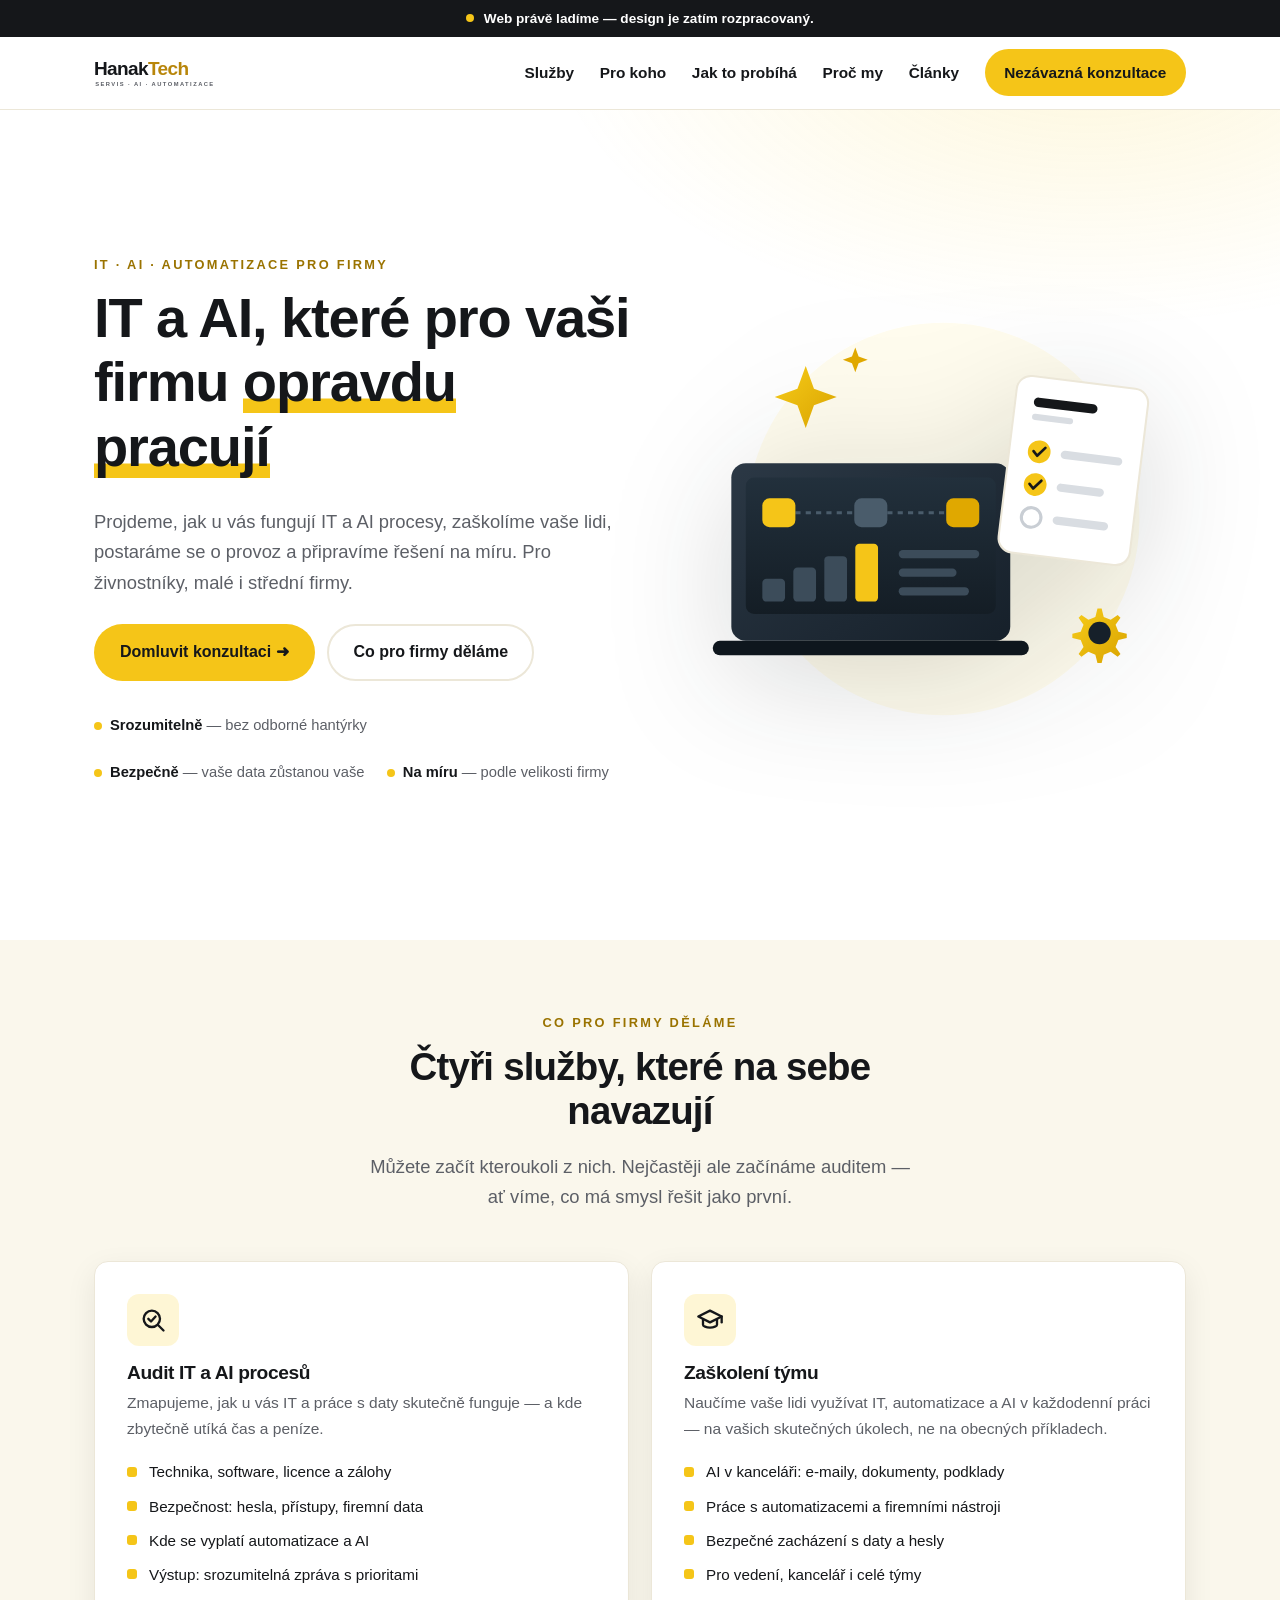
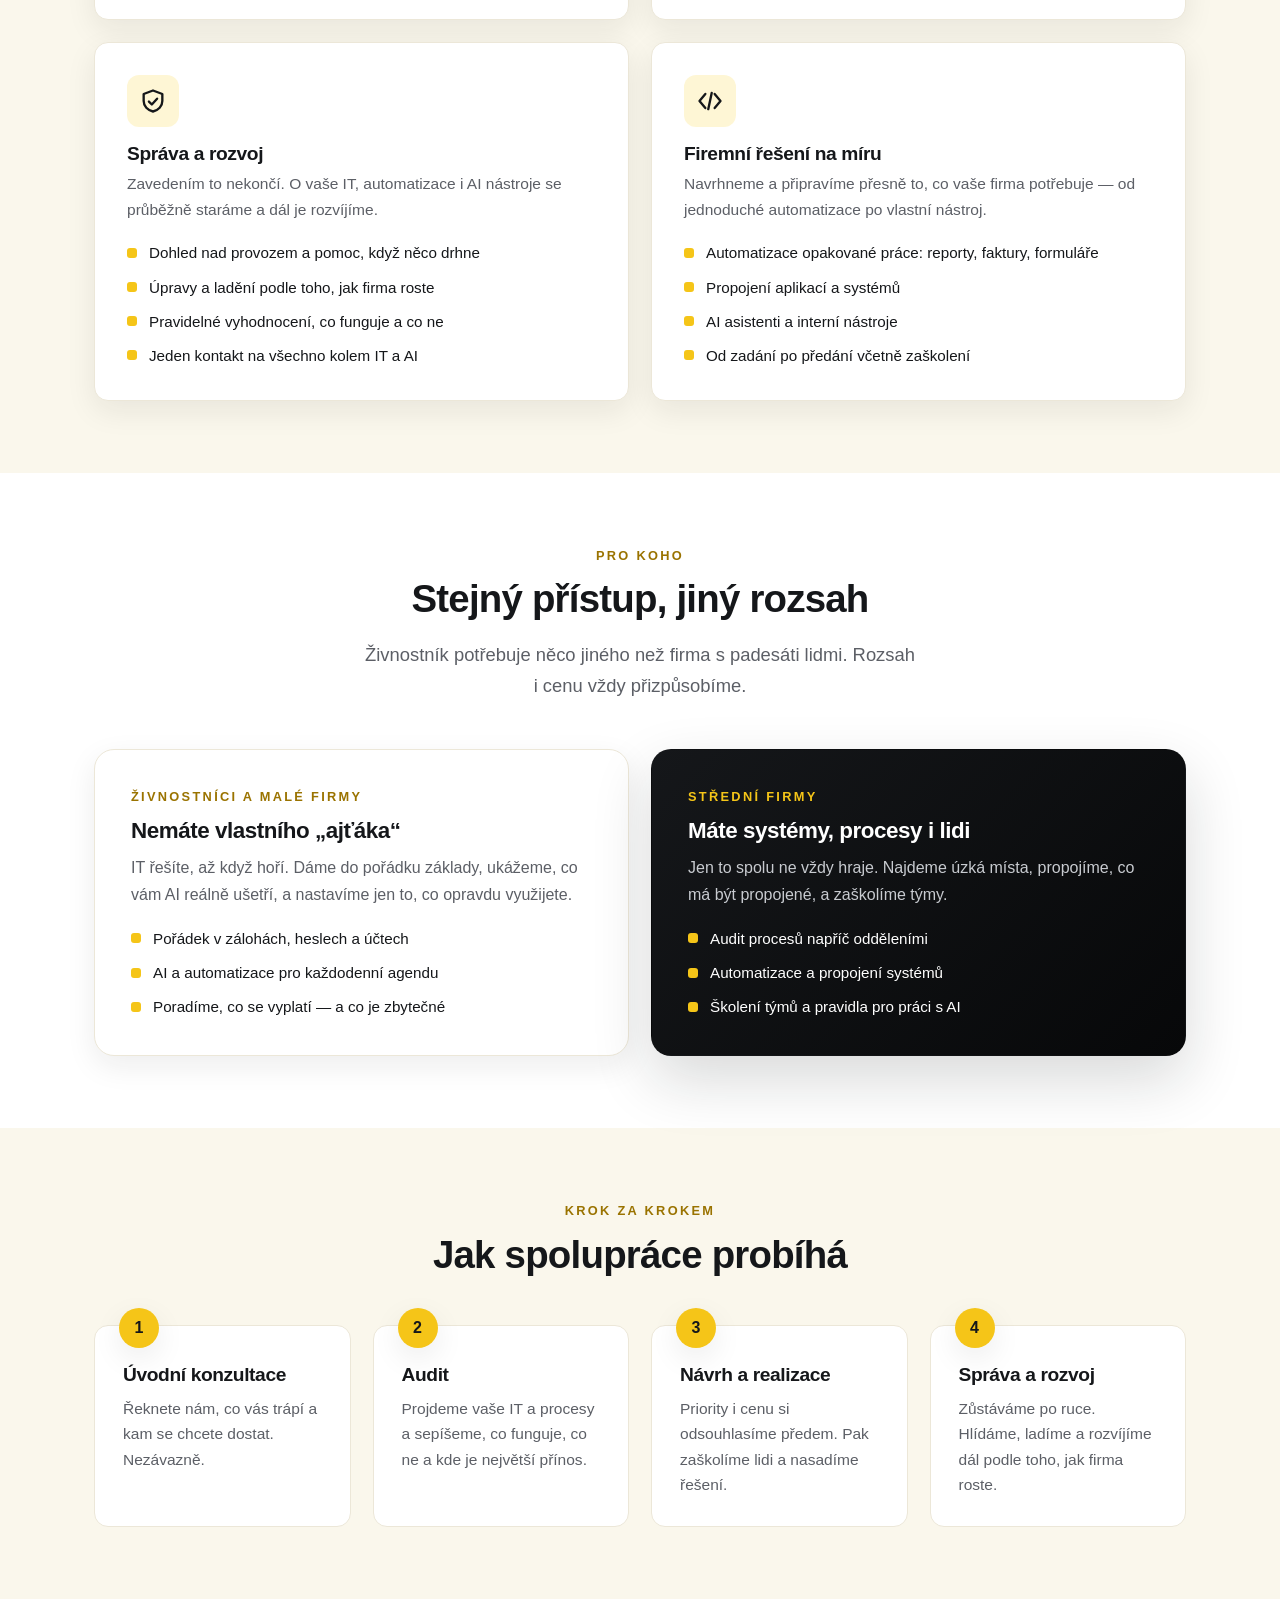
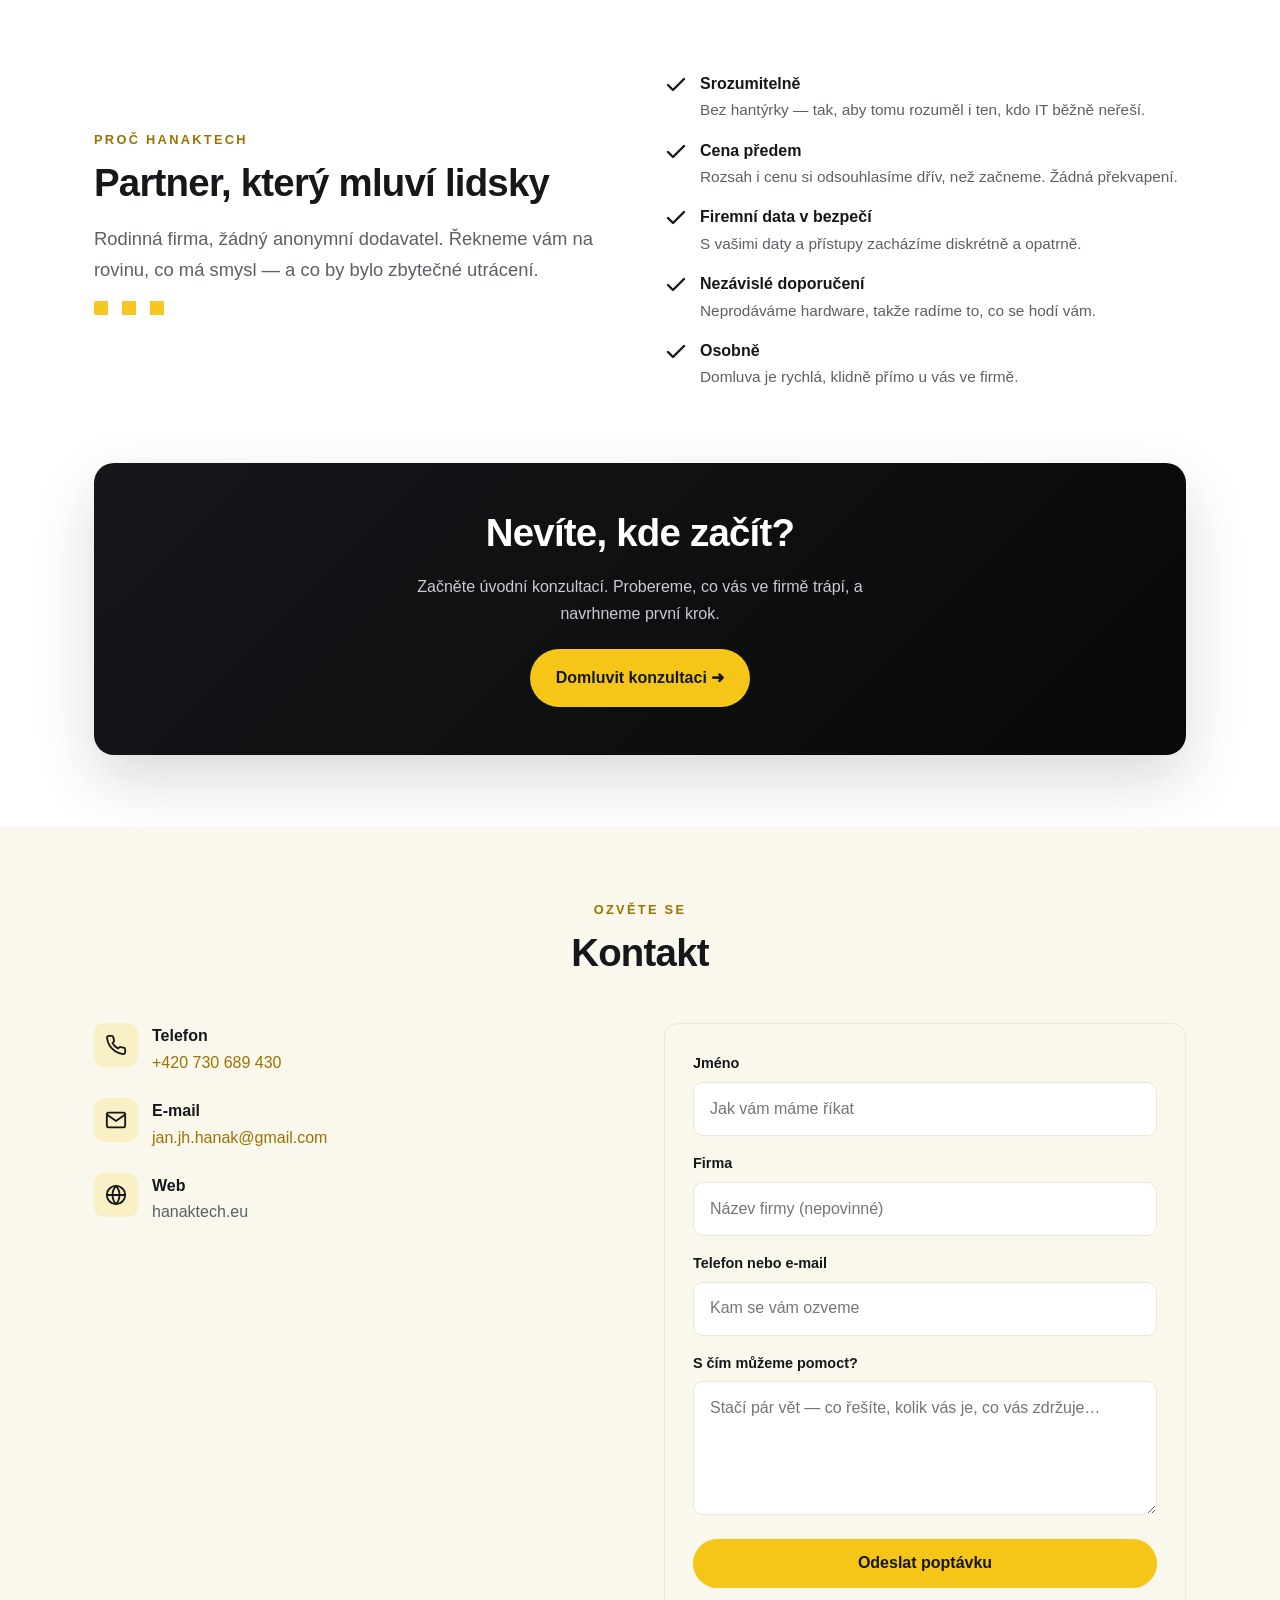
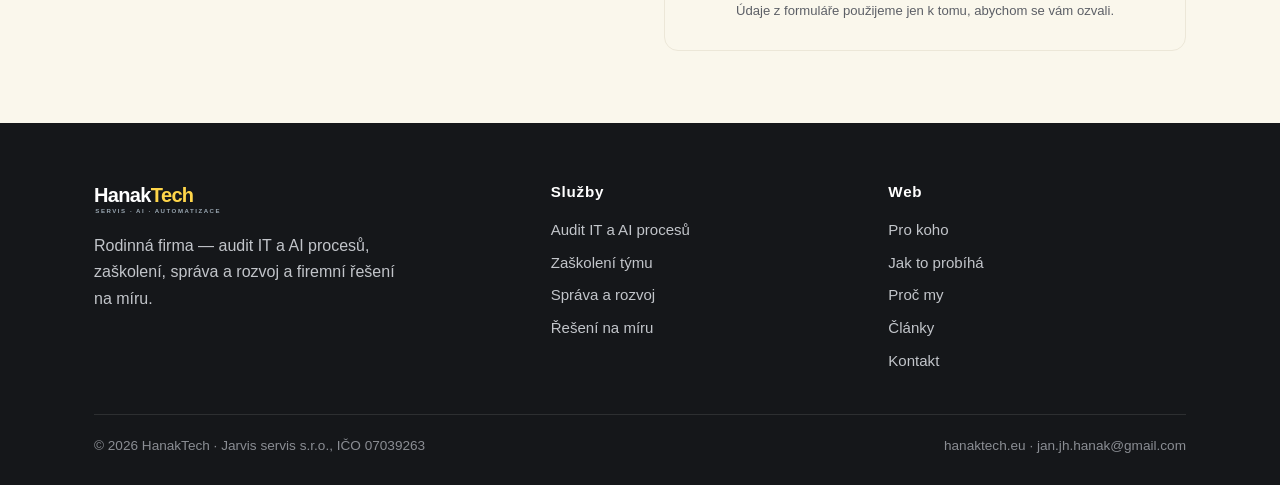
<file: index.html>
<!DOCTYPE html>
<html lang="cs">
<head>
<meta charset="UTF-8">
<meta name="viewport" content="width=device-width, initial-scale=1">
<title>HanakTech — audit IT a AI, školení, správa a řešení na míru pro firmy</title>
<meta name="description" content="Pomáháme firmám s IT, automatizací a umělou inteligencí: audit procesů, zaškolení lidí, průběžná správa a rozvoj a řešení na míru. Pro živnostníky, malé i střední firmy.">
<meta property="og:title" content="HanakTech — IT, AI a automatizace pro firmy">
<meta property="og:description" content="Audit IT a AI procesů, zaškolení týmu, správa a rozvoj a firemní řešení na míru.">
<meta property="og:type" content="website">
<meta property="og:locale" content="cs_CZ">
<link rel="icon" href="assets/app-icon.svg" type="image/svg+xml">
<link rel="stylesheet" href="styles.css">
</head>
<body>

<!-- OZNÁMENÍ -->
<div class="notice"><span>Web právě ladíme — design je zatím rozpracovaný.</span></div>

<!-- HEADER -->
<header class="site-header">
  <div class="wrap nav">
    <a href="index.html" aria-label="HanakTech"><img class="logo" src="assets/logo-primary.svg" alt="HanakTech"></a>
    <nav class="nav-links">
      <a href="#sluzby">Služby</a>
      <a href="#pro-koho">Pro koho</a>
      <a href="#jak">Jak to probíhá</a>
      <a href="#proc">Proč my</a>
      <a href="blog.html">Články</a>
      <a href="#kontakt" class="btn btn-primary btn-sm"><span class="lbl-long">Nezávazná konzultace</span><span class="lbl-short">Konzultace</span></a>
    </nav>
  </div>
</header>

<!-- HERO -->
<section class="hero">
  <div class="wrap hero-grid">
    <div>
      <div class="eyebrow">IT · AI · Automatizace pro firmy</div>
      <h1>IT a AI, které pro vaši firmu <span>opravdu pracují</span></h1>
      <p class="lead">Projdeme, jak u vás fungují IT a AI procesy, zaškolíme vaše lidi, postaráme se o provoz a připravíme řešení na míru. Pro živnostníky, malé i střední firmy.</p>
      <div class="hero-cta">
        <a href="#kontakt" class="btn btn-primary">Domluvit konzultaci ➜</a>
        <a href="#sluzby" class="btn btn-ghost">Co pro firmy děláme</a>
      </div>
      <div class="hero-trust">
        <div><b>Srozumitelně</b> — bez odborné hantýrky</div>
        <div><b>Bezpečně</b> — vaše data zůstanou vaše</div>
        <div><b>Na míru</b> — podle velikosti firmy</div>
      </div>
    </div>
    <!-- HERO ILUSTRACE -->
    <div class="hero-art">
      <svg viewBox="0 0 480 420" xmlns="http://www.w3.org/2000/svg" role="img" aria-label="Audit, automatizace a AI ve firmě">
        <defs>
          <linearGradient id="h-gold" x1="0" y1="0" x2="1" y2="1"><stop offset="0" stop-color="#F7CC1A"/><stop offset="1" stop-color="#D9A300"/></linearGradient>
          <linearGradient id="h-dark" x1="0" y1="0" x2="1" y2="1"><stop offset="0" stop-color="#2B3845"/><stop offset="1" stop-color="#16202A"/></linearGradient>
          <linearGradient id="h-screen" x1="0" y1="0" x2="0" y2="1"><stop offset="0" stop-color="#22303C"/><stop offset="1" stop-color="#141D25"/></linearGradient>
        </defs>
        <!-- soft blob -->
        <circle cx="245" cy="210" r="190" fill="rgba(247,204,26,.07)"/>
        <!-- AI jiskra -->
        <path transform="translate(112,92)" fill="url(#h-gold)" d="M0-30 8-8 30 0 8 8 0 30-8 8-30 0-8-8z"/>
        <path transform="translate(160,56)" fill="#E0A800" d="M0-12 3.2-3.2 12 0 3.2 3.2 0 12-3.2 3.2-12 0-3.2-3.2z"/>
        <!-- notebook: tok procesu + přehled -->
        <g transform="translate(40,156)">
          <rect x="0" y="0" width="270" height="172" rx="14" fill="url(#h-dark)"/>
          <rect x="14" y="14" width="242" height="132" rx="8" fill="url(#h-screen)"/>
          <!-- tok procesu -->
          <line x1="62" y1="48" x2="119" y2="48" stroke="#4A5C6B" stroke-width="3" stroke-dasharray="5 5"/>
          <line x1="151" y1="48" x2="208" y2="48" stroke="#4A5C6B" stroke-width="3" stroke-dasharray="5 5"/>
          <rect x="30" y="34" width="32" height="28" rx="7" fill="#F5C518"/>
          <rect x="119" y="34" width="32" height="28" rx="7" fill="#4A5C6B"/>
          <rect x="208" y="34" width="32" height="28" rx="7" fill="#E0A800"/>
          <!-- graf -->
          <rect x="30" y="112" width="22" height="22" rx="4" fill="#3C4C5A"/>
          <rect x="60" y="101" width="22" height="33" rx="4" fill="#3C4C5A"/>
          <rect x="90" y="90" width="22" height="44" rx="4" fill="#3C4C5A"/>
          <rect x="120" y="78" width="22" height="56" rx="4" fill="#F5C518"/>
          <!-- řádky -->
          <rect x="162" y="84" width="78" height="8" rx="4" fill="#3C4C5A"/>
          <rect x="162" y="102" width="56" height="8" rx="4" fill="#3C4C5A"/>
          <rect x="162" y="120" width="68" height="8" rx="4" fill="#3C4C5A"/>
          <rect x="-18" y="172" width="306" height="14" rx="7" fill="#0E161D"/>
        </g>
        <!-- auditní zpráva (checklist) -->
        <g transform="translate(318,70) rotate(7)">
          <rect x="0" y="0" width="128" height="172" rx="14" fill="#FFFFFF" stroke="#ECE7D8" stroke-width="2"/>
          <rect x="18" y="20" width="62" height="9" rx="4.5" fill="#15171A"/>
          <rect x="18" y="36" width="40" height="6" rx="3" fill="#D9DDE2"/>
          <circle cx="29" cy="72" r="11" fill="#F5C518"/>
          <path d="M23.5 72l4 4 7-8.5" fill="none" stroke="#15171A" stroke-width="2.6" stroke-linecap="round" stroke-linejoin="round"/>
          <rect x="50" y="68" width="60" height="8" rx="4" fill="#D9DDE2"/>
          <circle cx="29" cy="104" r="11" fill="#F5C518"/>
          <path d="M23.5 104l4 4 7-8.5" fill="none" stroke="#15171A" stroke-width="2.6" stroke-linecap="round" stroke-linejoin="round"/>
          <rect x="50" y="100" width="46" height="8" rx="4" fill="#D9DDE2"/>
          <circle cx="29" cy="136" r="9.5" fill="none" stroke="#C9CED4" stroke-width="3"/>
          <rect x="50" y="132" width="54" height="8" rx="4" fill="#D9DDE2"/>
        </g>
        <!-- ozubené kolo (automatizace) -->
        <g transform="translate(362,286) scale(1.35)">
          <path fill="url(#h-gold)" d="M24 8l3 0 1.5 6 5 2 5-3.5 2 2-3.5 5 2 5 6 1.5 0 3-6 1.5-2 5 3.5 5-2 2-5-3.5-5 2-1.5 6-3 0-1.5-6-5-2-5 3.5-2-2 3.5-5-2-5-6-1.5 0-3 6-1.5 2-5-3.5-5 2-2 5 3.5 5-2 1.5-6 3 0z"/>
          <circle cx="25.5" cy="25.5" r="8" fill="#16202A"/>
        </g>
      </svg>
    </div>
  </div>
</section>

<!-- SLUŽBY -->
<section id="sluzby" class="section-soft">
  <div class="wrap">
    <div class="section-head">
      <div class="eyebrow">Co pro firmy děláme</div>
      <h2>Čtyři služby, které na sebe navazují</h2>
      <p class="lead" style="margin:0 auto">Můžete začít kteroukoli z nich. Nejčastěji ale začínáme auditem — ať víme, co má smysl řešit jako první.</p>
    </div>
    <div class="cards cards-2">

      <div class="card">
        <div class="ico"><svg viewBox="0 0 24 24" fill="none" stroke="#15171A" stroke-width="2" stroke-linecap="round" stroke-linejoin="round"><circle cx="11" cy="11" r="7"/><line x1="16.5" y1="16.5" x2="21" y2="21"/><polyline points="8 11 10.3 13.3 14.2 9"/></svg></div>
        <h3>Audit IT a AI procesů</h3>
        <p>Zmapujeme, jak u vás IT a práce s daty skutečně funguje — a kde zbytečně utíká čas a peníze.</p>
        <ul>
          <li>Technika, software, licence a zálohy</li>
          <li>Bezpečnost: hesla, přístupy, firemní data</li>
          <li>Kde se vyplatí automatizace a AI</li>
          <li>Výstup: srozumitelná zpráva s prioritami</li>
        </ul>
      </div>

      <div class="card">
        <div class="ico"><svg viewBox="0 0 24 24" fill="none" stroke="#15171A" stroke-width="2" stroke-linecap="round" stroke-linejoin="round"><path d="M2 9l10-5 10 5-10 5z"/><path d="M6 11.5V16c0 1.2 2.7 2.5 6 2.5s6-1.3 6-2.5v-4.5"/><line x1="22" y1="9" x2="22" y2="14"/></svg></div>
        <h3>Zaškolení týmu</h3>
        <p>Naučíme vaše lidi využívat IT, automatizace a AI v každodenní práci — na vašich skutečných úkolech, ne na obecných příkladech.</p>
        <ul>
          <li>AI v kanceláři: e-maily, dokumenty, podklady</li>
          <li>Práce s automatizacemi a firemními nástroji</li>
          <li>Bezpečné zacházení s daty a hesly</li>
          <li>Pro vedení, kancelář i celé týmy</li>
        </ul>
      </div>

      <div class="card">
        <div class="ico"><svg viewBox="0 0 24 24" fill="none" stroke="#15171A" stroke-width="2" stroke-linecap="round" stroke-linejoin="round"><path d="M12 3l8 3v6c0 4.5-3.4 8-8 9-4.6-1-8-4.5-8-9V6z"/><polyline points="8.5 12.5 11 15 15.5 10"/></svg></div>
        <h3>Správa a rozvoj</h3>
        <p>Zavedením to nekončí. O vaše IT, automatizace i AI nástroje se průběžně staráme a dál je rozvíjíme.</p>
        <ul>
          <li>Dohled nad provozem a pomoc, když něco drhne</li>
          <li>Úpravy a ladění podle toho, jak firma roste</li>
          <li>Pravidelné vyhodnocení, co funguje a co ne</li>
          <li>Jeden kontakt na všechno kolem IT a AI</li>
        </ul>
      </div>

      <div class="card">
        <div class="ico"><svg viewBox="0 0 24 24" fill="none" stroke="#15171A" stroke-width="2" stroke-linecap="round" stroke-linejoin="round"><polyline points="8 6 3 12 8 18"/><polyline points="16 6 21 12 16 18"/><line x1="13.5" y1="5" x2="10.5" y2="19"/></svg></div>
        <h3>Firemní řešení na míru</h3>
        <p>Navrhneme a připravíme přesně to, co vaše firma potřebuje — od jednoduché automatizace po vlastní nástroj.</p>
        <ul>
          <li>Automatizace opakované práce: reporty, faktury, formuláře</li>
          <li>Propojení aplikací a systémů</li>
          <li>AI asistenti a interní nástroje</li>
          <li>Od zadání po předání včetně zaškolení</li>
        </ul>
      </div>

    </div>
  </div>
</section>

<!-- PRO KOHO -->
<section id="pro-koho">
  <div class="wrap">
    <div class="section-head">
      <div class="eyebrow">Pro koho</div>
      <h2>Stejný přístup, jiný rozsah</h2>
      <p class="lead" style="margin:0 auto">Živnostník potřebuje něco jiného než firma s padesáti lidmi. Rozsah i cenu vždy přizpůsobíme.</p>
    </div>
    <div class="audience">
      <div class="aud">
        <div class="eyebrow">Živnostníci a malé firmy</div>
        <h3>Nemáte vlastního „ajťáka“</h3>
        <p>IT řešíte, až když hoří. Dáme do pořádku základy, ukážeme, co vám AI reálně ušetří, a nastavíme jen to, co opravdu využijete.</p>
        <ul>
          <li>Pořádek v zálohách, heslech a účtech</li>
          <li>AI a automatizace pro každodenní agendu</li>
          <li>Poradíme, co se vyplatí — a co je zbytečné</li>
        </ul>
      </div>
      <div class="aud aud-dark">
        <div class="eyebrow">Střední firmy</div>
        <h3>Máte systémy, procesy i lidi</h3>
        <p>Jen to spolu ne vždy hraje. Najdeme úzká místa, propojíme, co má být propojené, a zaškolíme týmy.</p>
        <ul>
          <li>Audit procesů napříč odděleními</li>
          <li>Automatizace a propojení systémů</li>
          <li>Školení týmů a pravidla pro práci s AI</li>
        </ul>
      </div>
    </div>
  </div>
</section>

<!-- JAK TO PROBÍHÁ -->
<section id="jak" class="section-soft">
  <div class="wrap">
    <div class="section-head">
      <div class="eyebrow">Krok za krokem</div>
      <h2>Jak spolupráce probíhá</h2>
    </div>
    <div class="steps steps-4">
      <div class="step">
        <h3>Úvodní konzultace</h3>
        <p>Řeknete nám, co vás trápí a kam se chcete dostat. Nezávazně.</p>
      </div>
      <div class="step">
        <h3>Audit</h3>
        <p>Projdeme vaše IT a procesy a sepíšeme, co funguje, co ne a kde je největší přínos.</p>
      </div>
      <div class="step">
        <h3>Návrh a realizace</h3>
        <p>Priority i cenu si odsouhlasíme předem. Pak zaškolíme lidi a nasadíme řešení.</p>
      </div>
      <div class="step">
        <h3>Správa a rozvoj</h3>
        <p>Zůstáváme po ruce. Hlídáme, ladíme a rozvíjíme dál podle toho, jak firma roste.</p>
      </div>
    </div>
  </div>
</section>

<!-- PROČ MY -->
<section id="proc">
  <div class="wrap why">
    <div>
      <div class="eyebrow">Proč HanakTech</div>
      <h2>Partner, který mluví lidsky</h2>
      <p class="lead">Rodinná firma, žádný anonymní dodavatel. Řekneme vám na rovinu, co má smysl — a co by bylo zbytečné utrácení.</p>
      <div class="crenel"></div>
    </div>
    <ul>
      <li><svg viewBox="0 0 24 24" width="24" height="24" fill="none" stroke="#15171A" stroke-width="2.4" stroke-linecap="round" stroke-linejoin="round"><polyline points="20 6 9 17 4 12"/></svg><div><b>Srozumitelně</b><span>Bez hantýrky — tak, aby tomu rozuměl i ten, kdo IT běžně neřeší.</span></div></li>
      <li><svg viewBox="0 0 24 24" width="24" height="24" fill="none" stroke="#15171A" stroke-width="2.4" stroke-linecap="round" stroke-linejoin="round"><polyline points="20 6 9 17 4 12"/></svg><div><b>Cena předem</b><span>Rozsah i cenu si odsouhlasíme dřív, než začneme. Žádná překvapení.</span></div></li>
      <li><svg viewBox="0 0 24 24" width="24" height="24" fill="none" stroke="#15171A" stroke-width="2.4" stroke-linecap="round" stroke-linejoin="round"><polyline points="20 6 9 17 4 12"/></svg><div><b>Firemní data v bezpečí</b><span>S vašimi daty a přístupy zacházíme diskrétně a opatrně.</span></div></li>
      <li><svg viewBox="0 0 24 24" width="24" height="24" fill="none" stroke="#15171A" stroke-width="2.4" stroke-linecap="round" stroke-linejoin="round"><polyline points="20 6 9 17 4 12"/></svg><div><b>Nezávislé doporučení</b><span>Neprodáváme hardware, takže radíme to, co se hodí vám.</span></div></li>
      <li><svg viewBox="0 0 24 24" width="24" height="24" fill="none" stroke="#15171A" stroke-width="2.4" stroke-linecap="round" stroke-linejoin="round"><polyline points="20 6 9 17 4 12"/></svg><div><b>Osobně</b><span>Domluva je rychlá, klidně přímo u vás ve firmě.</span></div></li>
    </ul>
  </div>
</section>

<!-- CTA BAND -->
<section style="padding-top:0">
  <div class="wrap">
    <div class="cta-band">
      <h2>Nevíte, kde začít?</h2>
      <p>Začněte úvodní konzultací. Probereme, co vás ve firmě trápí, a navrhneme první krok.</p>
      <a href="#kontakt" class="btn btn-primary">Domluvit konzultaci ➜</a>
    </div>
  </div>
</section>

<!-- KONTAKT -->
<section id="kontakt" class="section-soft">
  <div class="wrap">
    <div class="section-head">
      <div class="eyebrow">Ozvěte se</div>
      <h2>Kontakt</h2>
    </div>
    <div class="contact">
      <div class="contact-info">
        <div class="ci"><div class="ico"><svg viewBox="0 0 24 24" width="22" height="22" fill="none" stroke="#15171A" stroke-width="2" stroke-linecap="round" stroke-linejoin="round"><path d="M22 16.9v3a2 2 0 0 1-2.2 2 19.8 19.8 0 0 1-8.6-3 19.5 19.5 0 0 1-6-6 19.8 19.8 0 0 1-3-8.6A2 2 0 0 1 4.1 2h3a2 2 0 0 1 2 1.7c.1 1 .4 1.9.7 2.8a2 2 0 0 1-.5 2.1L8.1 9.9a16 16 0 0 0 6 6l1.3-1.2a2 2 0 0 1 2.1-.5c.9.3 1.8.6 2.8.7a2 2 0 0 1 1.7 2z"/></svg></div><div><b>Telefon</b><span><a href="tel:+420730689430">+420 730 689 430</a></span></div></div>
        <div class="ci"><div class="ico"><svg viewBox="0 0 24 24" width="22" height="22" fill="none" stroke="#15171A" stroke-width="2" stroke-linecap="round" stroke-linejoin="round"><rect x="2" y="4" width="20" height="16" rx="2"/><path d="m2 6 10 7 10-7"/></svg></div><div><b>E-mail</b><span><a href="mailto:jan.jh.hanak@gmail.com">jan.jh.hanak@gmail.com</a></span></div></div>
        <div class="ci"><div class="ico"><svg viewBox="0 0 24 24" width="22" height="22" fill="none" stroke="#15171A" stroke-width="2" stroke-linecap="round" stroke-linejoin="round"><circle cx="12" cy="12" r="10"/><path d="M2 12h20M12 2a15 15 0 0 1 0 20 15 15 0 0 1 0-20z"/></svg></div><div><b>Web</b><span>hanaktech.eu</span></div></div>
      </div>
      <!-- Odpovědi se ukládají přes Google Forms; názvy polí (entry.…) musí odpovídat otázkám ve formuláři. -->
      <form class="form" id="poptavka" method="POST" action="https://docs.google.com/forms/d/e/1FAIpQLSdPTXcuk-1KqFp6KpVIZv03vpaherBu07YcIZ8GrsKAfCfO8Q/formResponse">
        <label for="n">Jméno</label>
        <input id="n" name="entry.976342650" type="text" placeholder="Jak vám máme říkat" autocomplete="name" maxlength="120" required>
        <label for="f">Firma</label>
        <input id="f" name="entry.761516647" type="text" placeholder="Název firmy (nepovinné)" autocomplete="organization" maxlength="160">
        <label for="c">Telefon nebo e-mail</label>
        <input id="c" name="entry.679313654" type="text" placeholder="Kam se vám ozveme" maxlength="160" required>
        <label for="m">S čím můžeme pomoct?</label>
        <textarea id="m" name="entry.341223945" rows="4" maxlength="3000" placeholder="Stačí pár vět — co řešíte, kolik vás je, co vás zdržuje…"></textarea>
        <input class="hp" type="text" name="web" tabindex="-1" autocomplete="off" aria-hidden="true">
        <button class="btn btn-primary" type="submit" style="width:100%;justify-content:center">Odeslat poptávku</button>
        <p class="form-status" role="status" aria-live="polite"></p>
        <p class="form-note">Údaje z formuláře použijeme jen k tomu, abychom se vám ozvali.</p>
      </form>
    </div>
  </div>
</section>

<!-- FOOTER -->
<footer class="footer">
  <div class="wrap">
    <div class="footer-grid">
      <div>
        <img class="logo" src="assets/logo-dark.svg" alt="HanakTech">
        <p style="max-width:36ch">Rodinná firma — audit IT a AI procesů, zaškolení, správa a rozvoj a firemní řešení na míru.</p>
      </div>
      <div>
        <h4>Služby</h4>
        <a href="#sluzby">Audit IT a AI procesů</a>
        <a href="#sluzby">Zaškolení týmu</a>
        <a href="#sluzby">Správa a rozvoj</a>
        <a href="#sluzby">Řešení na míru</a>
      </div>
      <div>
        <h4>Web</h4>
        <a href="#pro-koho">Pro koho</a>
        <a href="#jak">Jak to probíhá</a>
        <a href="#proc">Proč my</a>
        <a href="blog.html">Články</a>
        <a href="#kontakt">Kontakt</a>
      </div>
    </div>
    <div class="footer-bottom">
      <span>© 2026 HanakTech · Jarvis servis s.r.o., IČO 07039263</span>
      <span>hanaktech.eu · jan.jh.hanak@gmail.com</span>
    </div>
  </div>
</footer>

<script>
// Odeslání poptávky na pozadí, bez opuštění stránky.
(function () {
  var form = document.getElementById('poptavka');
  if (!form || !window.fetch || !window.URLSearchParams) return; // bez JS se formulář odešle klasicky
  var btn = form.querySelector('button[type="submit"]');
  var status = form.querySelector('.form-status');
  var label = btn.textContent;

  function show(text, ok) {
    status.textContent = text;
    status.className = 'form-status ' + (ok ? 'is-ok' : 'is-err');
  }
  function ready() { btn.disabled = false; btn.textContent = label; }
  function done() { form.reset(); ready(); show('Díky, poptávka je odeslaná. Ozveme se vám.', true); }

  form.addEventListener('submit', function (e) {
    e.preventDefault();
    var data = new URLSearchParams(new FormData(form));
    // Past na roboty: skryté pole má zůstat prázdné.
    if (data.get('web')) { done(); return; }
    data.delete('web');
    btn.disabled = true;
    btn.textContent = 'Odesílám…';
    show('', true);
    fetch(form.action, { method: 'POST', mode: 'no-cors', body: data })
      .then(done)
      .catch(function () {
        ready();
        show('Odeslání se nepovedlo. Zkuste to prosím znovu, nebo nám napište e-mailem.', false);
      });
  });
})();
</script>

</body>
</html>
</file>
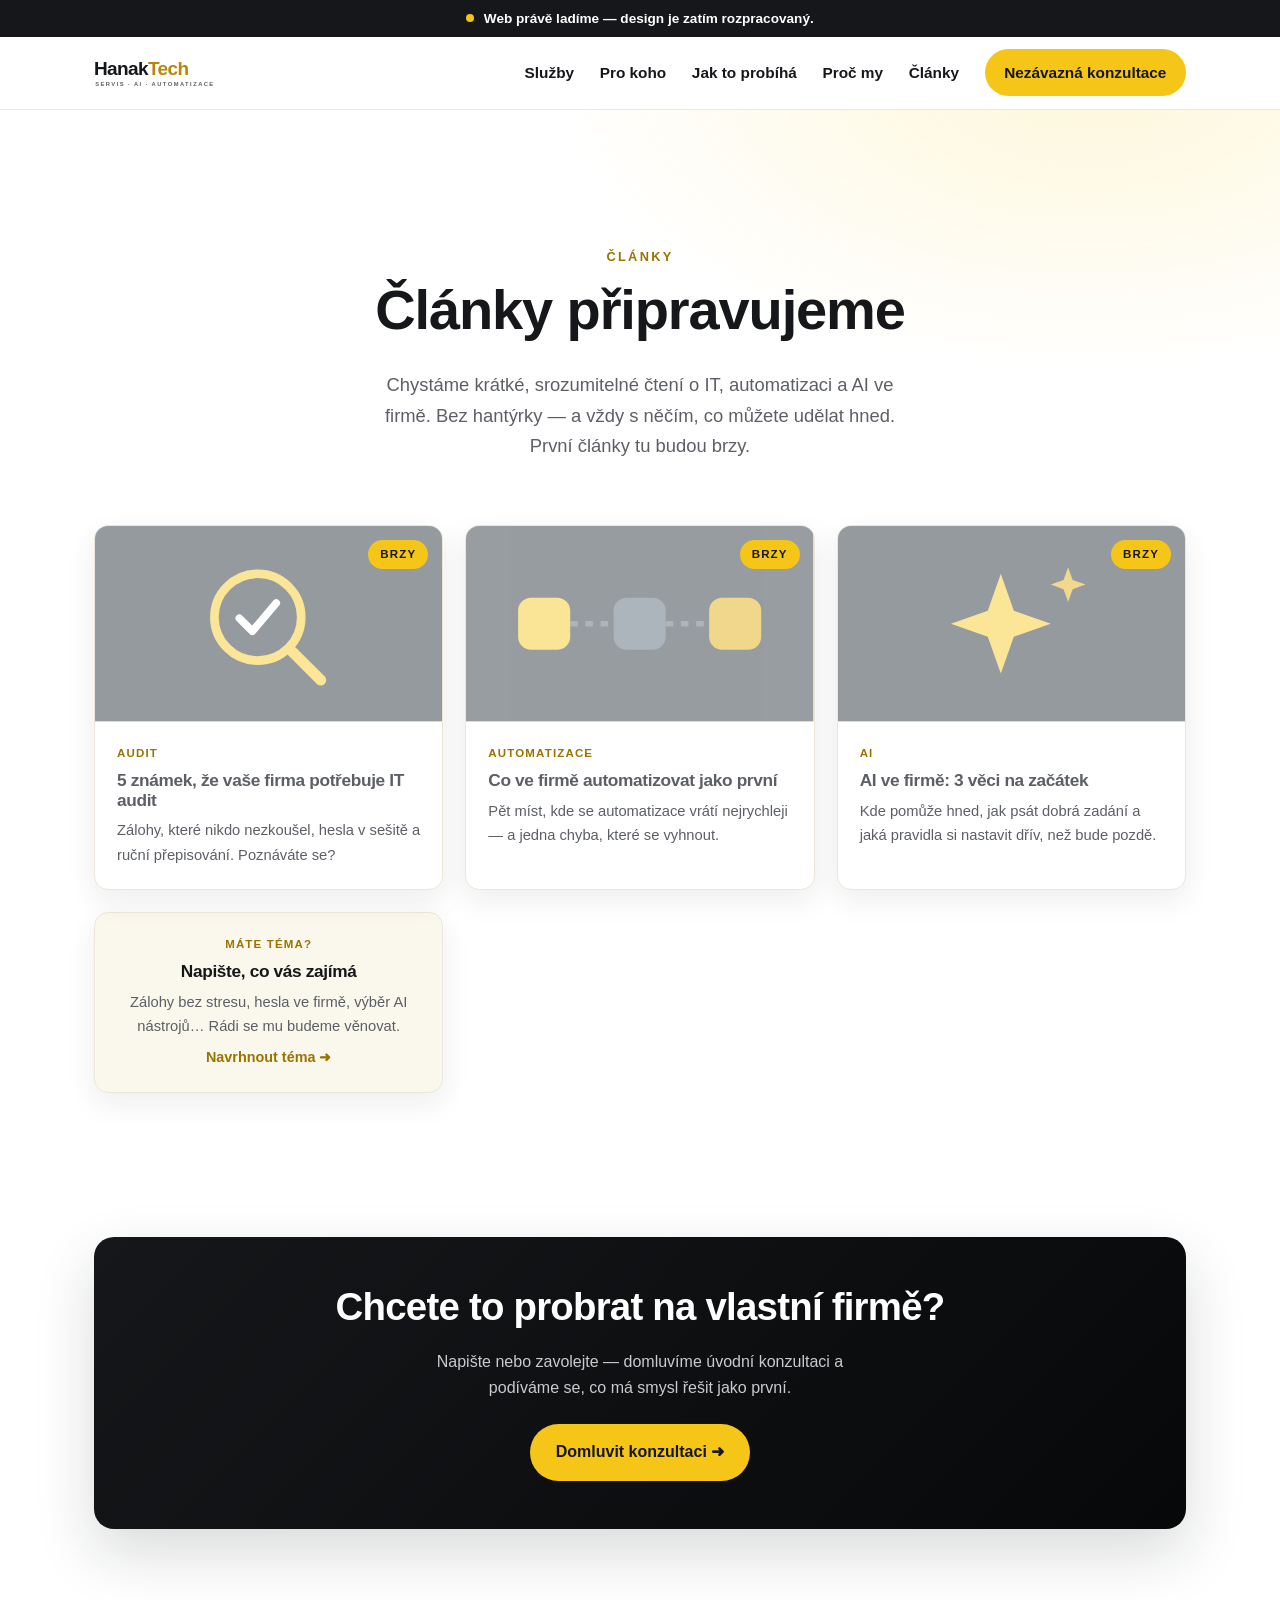
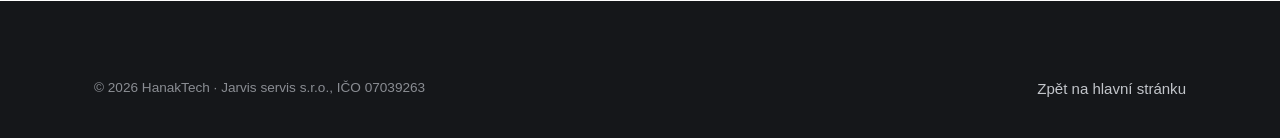
<file: blog.html>
<!DOCTYPE html>
<html lang="cs">
<head>
<meta charset="UTF-8">
<meta name="viewport" content="width=device-width, initial-scale=1">
<title>Články — HanakTech</title>
<meta name="description" content="Připravujeme krátké a srozumitelné články o IT, automatizaci a umělé inteligenci ve firmě.">
<link rel="icon" href="assets/app-icon.svg" type="image/svg+xml">
<link rel="stylesheet" href="styles.css">
</head>
<body>

<div class="notice"><span>Web právě ladíme — design je zatím rozpracovaný.</span></div>

<header class="site-header">
  <div class="wrap nav">
    <a href="index.html" aria-label="HanakTech"><img class="logo" src="assets/logo-primary.svg" alt="HanakTech"></a>
    <nav class="nav-links">
      <a href="index.html#sluzby">Služby</a>
      <a href="index.html#pro-koho">Pro koho</a>
      <a href="index.html#jak">Jak to probíhá</a>
      <a href="index.html#proc">Proč my</a>
      <a href="blog.html">Články</a>
      <a href="index.html#kontakt" class="btn btn-primary btn-sm"><span class="lbl-long">Nezávazná konzultace</span><span class="lbl-short">Konzultace</span></a>
    </nav>
  </div>
</header>

<section class="hero" style="padding-bottom:0">
  <div class="wrap" style="padding:64px 24px 8px;text-align:center">
    <div class="eyebrow">Články</div>
    <h1>Články připravujeme</h1>
    <p class="lead" style="margin:0 auto 8px">Chystáme krátké, srozumitelné čtení o IT, automatizaci a AI ve firmě. Bez hantýrky — a vždy s něčím, co můžete udělat hned. První články tu budou brzy.</p>
  </div>
</section>

<section style="padding-top:48px">
  <div class="wrap">
    <div class="posts">

      <div class="post post-soon">
        <svg class="thumb" viewBox="0 0 320 180" xmlns="http://www.w3.org/2000/svg"><rect width="320" height="180" fill="#16202A"/><circle cx="150" cy="84" r="40" fill="none" stroke="#F5C518" stroke-width="8"/><line x1="180" y1="114" x2="208" y2="142" stroke="#F5C518" stroke-width="10" stroke-linecap="round"/><path d="M133 85l12 12 22-26" fill="none" stroke="#fff" stroke-width="7" stroke-linecap="round" stroke-linejoin="round"/></svg>
        <div class="body"><span class="tag">Audit</span><h3>5 známek, že vaše firma potřebuje IT audit</h3><p>Zálohy, které nikdo nezkoušel, hesla v sešitě a ruční přepisování. Poznáváte se?</p></div>
      </div>

      <div class="post post-soon">
        <svg class="thumb" viewBox="0 0 320 180" xmlns="http://www.w3.org/2000/svg"><rect width="320" height="180" fill="#1B2630"/><line x1="96" y1="90" x2="136" y2="90" stroke="#4A5C6B" stroke-width="5" stroke-dasharray="7 7"/><line x1="184" y1="90" x2="224" y2="90" stroke="#4A5C6B" stroke-width="5" stroke-dasharray="7 7"/><rect x="48" y="66" width="48" height="48" rx="12" fill="#F5C518"/><rect x="136" y="66" width="48" height="48" rx="12" fill="#4A5C6B"/><rect x="224" y="66" width="48" height="48" rx="12" fill="#E0A800"/></svg>
        <div class="body"><span class="tag">Automatizace</span><h3>Co ve firmě automatizovat jako první</h3><p>Pět míst, kde se automatizace vrátí nejrychleji — a jedna chyba, které se vyhnout.</p></div>
      </div>

      <div class="post post-soon">
        <svg class="thumb" viewBox="0 0 320 180" xmlns="http://www.w3.org/2000/svg"><rect width="320" height="180" fill="#16202A"/><path transform="translate(150,90)" fill="#F5C518" d="M0-46 12-12 46 0 12 12 0 46-12 12-46 0-12-12z"/><path transform="translate(212,54)" fill="#E0A800" d="M0-16 4.2-4.2 16 0 4.2 4.2 0 16-4.2 4.2-16 0-4.2-4.2z"/></svg>
        <div class="body"><span class="tag">AI</span><h3>AI ve firmě: 3 věci na začátek</h3><p>Kde pomůže hned, jak psát dobrá zadání a jaká pravidla si nastavit dřív, než bude pozdě.</p></div>
      </div>

      <div class="post" style="background:var(--bg-soft);align-items:center;justify-content:center;text-align:center">
        <div class="body" style="align-items:center;justify-content:center">
          <span class="tag">Máte téma?</span><h3>Napište, co vás zajímá</h3><p>Zálohy bez stresu, hesla ve firmě, výběr AI nástrojů… Rádi se mu budeme věnovat.</p>
          <a class="more" href="index.html#kontakt">Navrhnout téma ➜</a>
        </div>
      </div>

    </div>
  </div>
</section>

<section>
  <div class="wrap">
    <div class="cta-band">
      <h2>Chcete to probrat na vlastní firmě?</h2>
      <p>Napište nebo zavolejte — domluvíme úvodní konzultaci a podíváme se, co má smysl řešit jako první.</p>
      <a href="index.html#kontakt" class="btn btn-primary">Domluvit konzultaci ➜</a>
    </div>
  </div>
</section>

<footer class="footer">
  <div class="wrap">
    <div class="footer-bottom" style="border:0">
      <span>© 2026 HanakTech · Jarvis servis s.r.o., IČO 07039263</span>
      <a href="index.html">Zpět na hlavní stránku</a>
    </div>
  </div>
</footer>

</body>
</html>
</file>
<file: styles.css>
/* ============================================================
   HanakTech — design systém (černá + zlatá)
   ============================================================ */
:root{
  --gold:#F5C518;         /* zlatá — akcent, výplně, tlačítka */
  --gold-dark:#E3B400;    /* hover */
  --gold-700:#9A7300;     /* tmavá zlatá — text/odkazy na bílé */
  --ink:#15171A;          /* černá — text, tmavé plochy */
  --ink-2:#2A2D33;
  --silver:#C4CDD5;
  --bg:#FFFFFF;
  --bg-soft:#FAF7EC;      /* teplá krémová sekce */
  --muted:#5C5F66;        /* vedlejší text */
  --line:#ECE7D8;
  --radius:14px;
  --shadow:0 10px 30px rgba(21,23,26,.08);
  --shadow-lg:0 24px 60px rgba(21,23,26,.16);
  --maxw:1140px;
  --font:'Inter','Segoe UI',-apple-system,BlinkMacSystemFont,Arial,sans-serif;
}
*{box-sizing:border-box}
html{scroll-behavior:smooth}
body{
  margin:0;font-family:var(--font);color:var(--ink);background:var(--bg);
  line-height:1.65;-webkit-font-smoothing:antialiased;
}
.wrap{max-width:var(--maxw);margin:0 auto;padding:0 24px}
a{color:var(--gold-700);text-decoration:none}
a:hover{color:var(--ink)}
img{max-width:100%;display:block}
h1,h2,h3{line-height:1.15;letter-spacing:-.02em;margin:0 0 .5em}
h1{font-size:clamp(2.1rem,5vw,3.5rem);font-weight:800}
h2{font-size:clamp(1.6rem,3.4vw,2.4rem);font-weight:800}
h3{font-size:1.2rem;font-weight:700}
p{margin:0 0 1rem}
.eyebrow{font-size:.8rem;font-weight:800;letter-spacing:.18em;text-transform:uppercase;color:var(--gold-700);margin-bottom:.7rem}
.lead{font-size:1.15rem;color:var(--muted);max-width:54ch}

/* buttons */
.btn{display:inline-flex;align-items:center;gap:.5rem;font-weight:700;font-size:1rem;
  padding:.85rem 1.5rem;border-radius:999px;border:2px solid transparent;cursor:pointer;transition:.18s}
.btn-primary{background:var(--gold);color:var(--ink)}
.btn-primary:hover{background:var(--gold-dark);color:var(--ink);transform:translateY(-1px)}
.btn-ghost{background:transparent;color:var(--ink);border-color:var(--line)}
.btn-ghost:hover{border-color:var(--ink);color:var(--ink)}
.btn-light{background:#fff;color:var(--ink)}
.btn-light:hover{background:#fff;transform:translateY(-1px)}
.btn-sm{padding:.55rem 1.1rem;font-size:.9rem;white-space:nowrap}
.lbl-short{display:none}

/* oznámení nad hlavičkou */
.notice{background:var(--ink);color:#fff;text-align:center;font-size:.85rem;font-weight:600;
  line-height:1.4;padding:.55rem 24px}
.notice span::before{content:"";display:inline-block;width:8px;height:8px;border-radius:50%;
  background:var(--gold);margin-right:.6rem;vertical-align:.05em}

/* header */
.site-header{position:sticky;top:0;z-index:50;background:rgba(255,255,255,.9);
  backdrop-filter:blur(10px);border-bottom:1px solid var(--line)}
.nav{display:flex;align-items:center;justify-content:space-between;height:72px;gap:1rem}
.nav .logo{height:38px;width:auto}
.nav-links{display:flex;gap:1.6rem;align-items:center}
.nav-links a{color:var(--ink);font-weight:600;font-size:.96rem}
.nav-links a:hover{color:var(--gold-700)}
.nav-toggle{display:none;background:none;border:0;cursor:pointer}

/* hero */
.hero{position:relative;overflow:hidden;background:
  radial-gradient(900px 500px at 85% -10%,rgba(247,204,26,.16),transparent 60%),var(--bg)}
.hero-grid{display:grid;grid-template-columns:1.05fr .95fr;gap:48px;align-items:center;
  padding:72px 24px 84px}
.hero h1 span{color:var(--ink);box-shadow:inset 0 -.26em 0 var(--gold)}
.hero-cta{display:flex;gap:.8rem;flex-wrap:wrap;margin-top:1.6rem}
.hero-trust{display:flex;gap:1.4rem;flex-wrap:wrap;margin-top:2rem;color:var(--muted);font-size:.92rem}
.hero-trust b{color:var(--ink)}
.hero-trust div{position:relative;padding-left:16px}
.hero-trust div::before{content:"";position:absolute;left:0;top:.62em;width:8px;height:8px;
  border-radius:50%;background:var(--gold)}
.hero-art{filter:drop-shadow(var(--shadow-lg))}
.hero-art svg{display:block;width:100%;height:auto}

/* section */
section{padding:72px 0}
section[id]{scroll-margin-top:72px}
.section-head{max-width:62ch;margin:0 auto 48px;text-align:center}
.section-soft{background:var(--bg-soft)}

/* services */
.cards{display:grid;grid-template-columns:repeat(3,1fr);gap:22px}
.card{background:#fff;border:1px solid var(--line);border-radius:var(--radius);
  padding:28px;transition:.2s;box-shadow:var(--shadow)}
.card:hover{transform:translateY(-4px);box-shadow:var(--shadow-lg);border-color:rgba(247,204,26,.85)}
.card .ico{width:52px;height:52px;border-radius:12px;display:grid;place-items:center;
  background:rgba(247,204,26,.18);margin-bottom:16px}
.card .ico svg{width:28px;height:28px}
.card h3{margin-bottom:.4rem}
.card p{color:var(--muted);font-size:.97rem;margin:0}
.card .price{margin-top:14px;font-weight:700;color:var(--ink);font-size:.92rem}
.card .price span{color:var(--muted);font-weight:500}
.cards-2{grid-template-columns:repeat(2,1fr)}
.cards-2 .card{padding:32px}
.card ul,.aud ul{list-style:none;padding:0;margin:18px 0 0;display:grid;gap:9px}
.card li,.aud li{position:relative;padding-left:22px;font-size:.95rem}
.card li::before,.aud li::before{content:"";position:absolute;left:0;top:.48em;width:10px;height:10px;
  border-radius:3px;background:var(--gold)}

/* pro koho */
.audience{display:grid;grid-template-columns:1fr 1fr;gap:22px}
.aud{background:#fff;border:1px solid var(--line);border-radius:20px;padding:36px;box-shadow:var(--shadow)}
.aud h3{font-size:1.4rem}
.aud p{color:var(--muted);margin:0}
.aud-dark{background:linear-gradient(135deg,var(--ink),#070809);border-color:transparent;color:#fff;
  box-shadow:var(--shadow-lg)}
.aud-dark .eyebrow{color:var(--gold)}
.aud-dark p{color:#C8CBD0}

/* steps */
.steps{display:grid;grid-template-columns:repeat(3,1fr);gap:22px;counter-reset:s}
.steps-4{grid-template-columns:repeat(4,1fr)}
.step{position:relative;padding:28px;background:#fff;border-radius:var(--radius);border:1px solid var(--line)}
.step::before{counter-increment:s;content:counter(s);position:absolute;top:-18px;left:24px;
  width:40px;height:40px;border-radius:50%;background:var(--gold);color:var(--ink);font-weight:800;
  display:grid;place-items:center;box-shadow:var(--shadow)}
.step h3{margin-top:10px}
.step p{color:var(--muted);margin:0;font-size:.97rem}

/* why */
.why{display:grid;grid-template-columns:1fr 1fr;gap:48px;align-items:center}
.why ul{list-style:none;padding:0;margin:0;display:grid;gap:14px}
.why li{display:flex;gap:12px;align-items:flex-start}
.why li svg{flex:0 0 24px;margin-top:2px}
.why li b{display:block}
.why li span{color:var(--muted);font-size:.96rem}

/* blog teaser / posts */
.posts{display:grid;grid-template-columns:repeat(3,1fr);gap:22px}
.post{background:#fff;border:1px solid var(--line);border-radius:var(--radius);overflow:hidden;
  box-shadow:var(--shadow);transition:.2s;display:flex;flex-direction:column}
.post:hover{transform:translateY(-4px);box-shadow:var(--shadow-lg)}
.post .thumb{aspect-ratio:16/9;width:100%}
.post .body{padding:22px;display:flex;flex-direction:column;gap:8px;flex:1}
.post .tag{font-size:.72rem;font-weight:800;letter-spacing:.1em;text-transform:uppercase;color:var(--gold-700)}
.post h3{font-size:1.08rem;margin:0}
.post p{color:var(--muted);font-size:.92rem;margin:0}
.post .more{margin-top:auto;font-weight:700;font-size:.9rem}
/* článek ve stavu „připravujeme“ — bez odkazu, se štítkem */
.post-soon{position:relative;cursor:default}
.post-soon:hover{transform:none;box-shadow:var(--shadow)}
.post-soon .thumb{opacity:.45}
.post-soon h3,.post-soon p{color:var(--muted)}
.post-soon::before{content:"Brzy";position:absolute;top:14px;right:14px;z-index:1;background:var(--gold);
  color:var(--ink);font-size:.72rem;font-weight:800;letter-spacing:.1em;text-transform:uppercase;
  padding:.3rem .75rem;border-radius:999px}

/* cta band */
.cta-band{background:linear-gradient(135deg,var(--ink),#070809);color:#fff;border-radius:20px;
  padding:48px;text-align:center;box-shadow:var(--shadow-lg)}
.cta-band h2{color:#fff}
.cta-band p{color:#C8CBD0;max-width:52ch;margin:0 auto 1.4rem}

/* contact */
.contact{display:grid;grid-template-columns:1fr 1fr;gap:48px}
.contact-info{display:grid;gap:22px;align-content:start}
.ci{display:flex;gap:14px;align-items:flex-start}
.ci .ico{width:44px;height:44px;border-radius:10px;background:rgba(247,204,26,.18);
  display:grid;place-items:center;flex:0 0 44px}
.ci b{display:block}.ci span{color:var(--muted)}
.form{background:var(--bg-soft);border-radius:var(--radius);padding:28px;border:1px solid var(--line)}
.form label{font-weight:600;font-size:.9rem;display:block;margin:0 0 6px}
.form input,.form textarea{width:100%;padding:.8rem 1rem;border:1px solid var(--line);
  border-radius:10px;font:inherit;margin-bottom:16px;background:#fff}
.form{position:relative}
.form .hp{position:absolute;left:-9999px;width:1px;height:1px;padding:0;margin:0;border:0;opacity:0}
.form button:disabled{opacity:.6;cursor:default;transform:none}
.form-status{margin:14px 0 0;text-align:center;font-weight:700}
.form-status:empty{display:none}
.form-status.is-ok{color:var(--gold-700)}
.form-status.is-err{color:#B3261E}
.form-note{margin:12px 0 0;text-align:center;font-size:.82rem;color:var(--muted)}
.form input:focus,.form textarea:focus{outline:2px solid var(--gold-dark);border-color:var(--gold-dark)}

/* footer */
.footer{background:var(--ink);color:#C2C5CA;padding:56px 0 28px}
.footer-grid{display:grid;grid-template-columns:1.4fr 1fr 1fr;gap:40px;margin-bottom:32px}
.footer .logo{height:40px;margin-bottom:14px}
.footer h4{color:#fff;font-size:.95rem;letter-spacing:.05em;margin:0 0 14px}
.footer a{color:#C2C5CA;display:block;margin-bottom:8px;font-size:.94rem}
.footer a:hover{color:var(--gold)}
.footer-bottom{border-top:1px solid rgba(255,255,255,.1);padding-top:20px;
  display:flex;justify-content:space-between;gap:12px;flex-wrap:wrap;font-size:.85rem;color:#8A8D93}

/* crenel divider (cimbuří) */
.crenel{height:14px;background-image:linear-gradient(90deg,var(--gold) 50%,transparent 0);
  background-size:28px 14px;opacity:.95;width:84px;border-radius:2px;margin:0 0 18px}

/* article */
.article{max-width:760px;margin:0 auto;padding:56px 24px}
.article .meta{color:var(--muted);font-size:.9rem;margin-bottom:8px}
.article h1{margin-bottom:.3em}
.article h2{font-size:1.5rem;margin-top:1.8em}
.article ul,.article ol{padding-left:1.3em}
.article li{margin-bottom:.5em}
.callout{background:rgba(247,204,26,.14);border-left:4px solid var(--gold-dark);
  padding:18px 20px;border-radius:0 10px 10px 0;margin:24px 0}
.callout b{color:var(--gold-700)}
.back{display:inline-flex;gap:6px;align-items:center;font-weight:600;margin-bottom:24px}

/* responsive */
@media(max-width:900px){
  .hero-grid,.why,.contact,.audience{grid-template-columns:1fr}
  .hero-grid{gap:32px;padding:56px 24px 64px}
  .hero-art{width:100%;max-width:420px;margin:0 auto}
  .cards,.steps,.posts{grid-template-columns:1fr 1fr}
  .steps{row-gap:40px}
  .footer-grid{grid-template-columns:1fr 1fr}
  .nav-links a:not(.btn){display:none}
}
@media(max-width:600px){
  .lbl-long{display:none}
  .lbl-short{display:inline}
  .nav{height:64px}
  .nav .logo{height:34px}
  .cards,.steps,.posts,.footer-grid{grid-template-columns:1fr}
  .aud,.cards-2 .card{padding:26px}
  section{padding:52px 0}
  .cta-band{padding:32px 22px}
}
</file>
